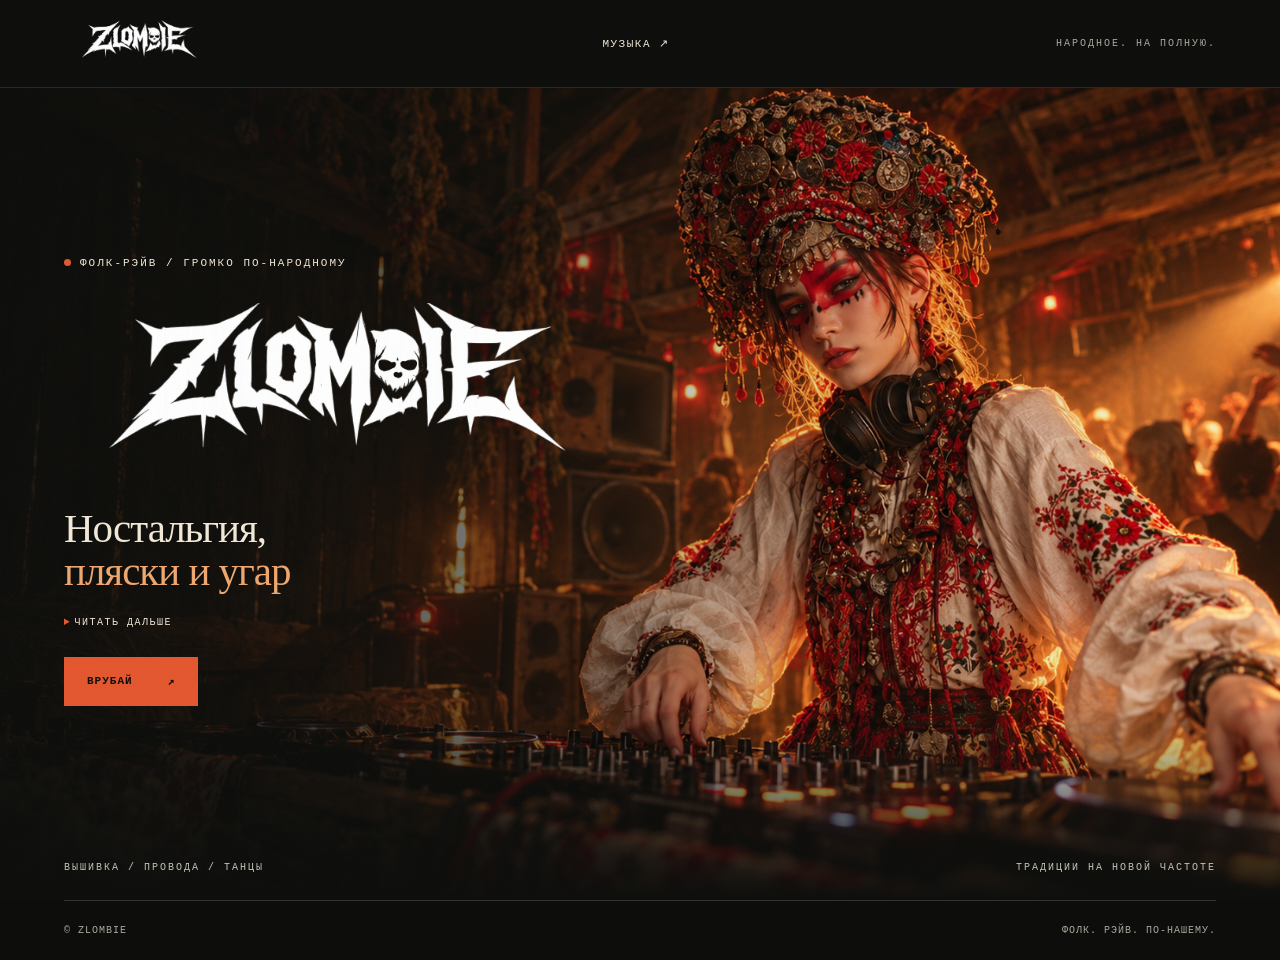
<file: index.html>
<!doctype html><html lang="ru"><head><meta charset="UTF-8"><meta name="viewport" content="width=device-width,initial-scale=1"><meta name="theme-color" content="#0d0e0c"><meta name="description" content="Zlombie — сельский фолк и клубный рэйв. Народные мотивы, мрачная танцевальная музыка и юморные тексты."><title>Zlombie — фолк-рэйв</title><link rel="stylesheet" href="style.css"><link rel="preload" as="image" href="images/folk-rave-dj-v3.png"></head><body class="landing"><div class="grain" aria-hidden="true"></div><header><a class="brand" href="index.html" aria-label="Zlombie — на главную"><img src="images/zlombie-logo.png" alt="Zlombie" width="1536" height="1024"></a><nav aria-label="Навигация"><a href="music.html">Музыка ↗</a></nav><span class="header-note">НАРОДНОЕ. НА ПОЛНУЮ.</span></header><main><section class="hero" aria-label="Zlombie — фолк-рэйв"><img class="hero-photo" src="images/folk-rave-dj-v3.png" alt="Девушка в вышитой рубахе и кокошнике за диджейским пультом в тёплом клубном свете" width="1672" height="941" fetchpriority="high"><div class="hero-content"><div class="eyebrow"><span class="live-dot"></span>Фолк-рэйв / громко по-народному</div><h1 class="sr-only">Zlombie</h1><div class="hero-logo"><img src="images/zlombie-logo.png" alt="" width="1536" height="1024"></div><h2>Ностальгия, <br><em>пляски и угар</em></h2><details class="project-note"><summary>Читать дальше</summary><p>Zlombie — музыкальный проект, где есть всё, к чему нас дико тянет: ностальгические мелодии и мотивы, безудержные танцы и слегка бесстыжий юмор. Сразу оговоримся: музыка тут напрочь и целиком исполнена с помощью ИИ, зато тексты авторских песен — свои, прочувствованные и настоящие.</p></details><div class="hero-actions"><a class="cta" href="music.html">Врубай <span aria-hidden="true">↗</span></a></div></div><div class="hero-footnote"><span>ВЫШИВКА / ПРОВОДА / ТАНЦЫ</span><span>ТРАДИЦИИ НА НОВОЙ ЧАСТОТЕ</span></div></section></main><footer><span>© ZLOMBIE</span><span>ФОЛК. РЭЙВ. ПО-НАШЕМУ.</span></footer></body></html>
</file>
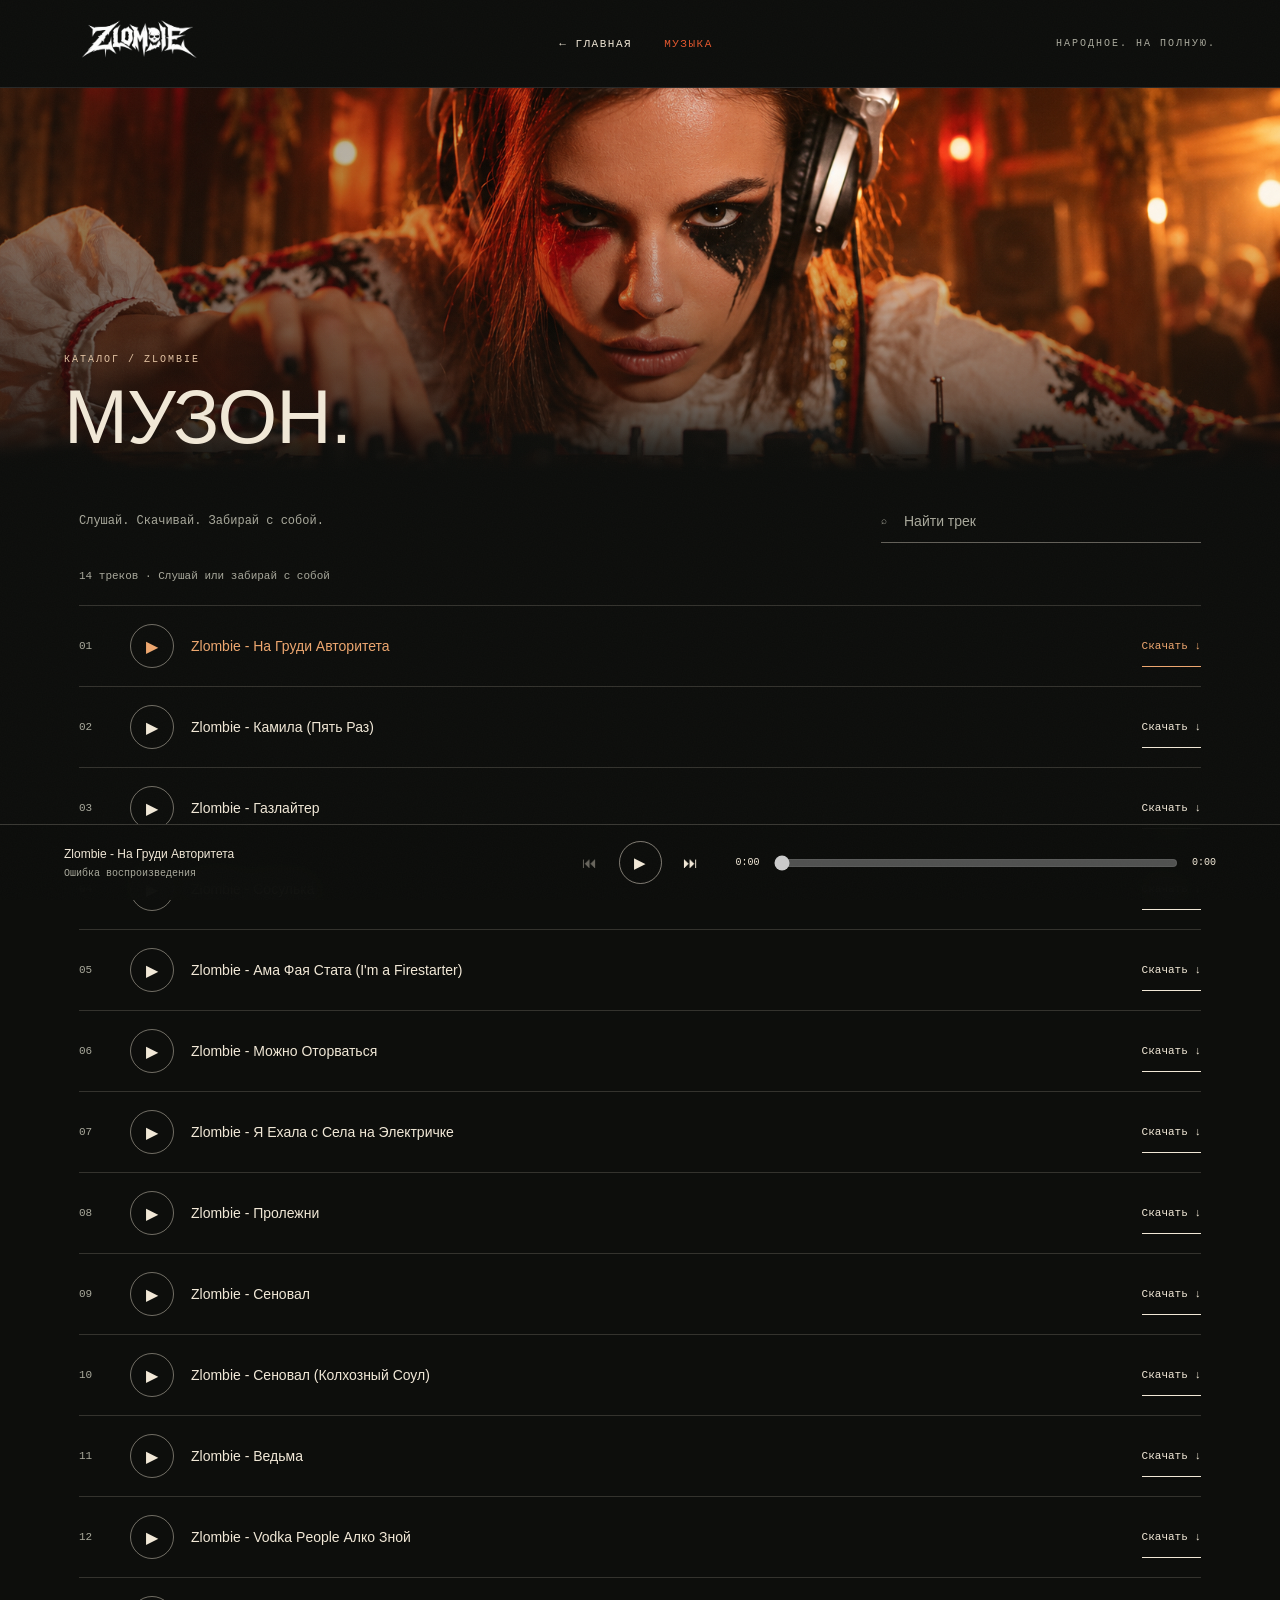
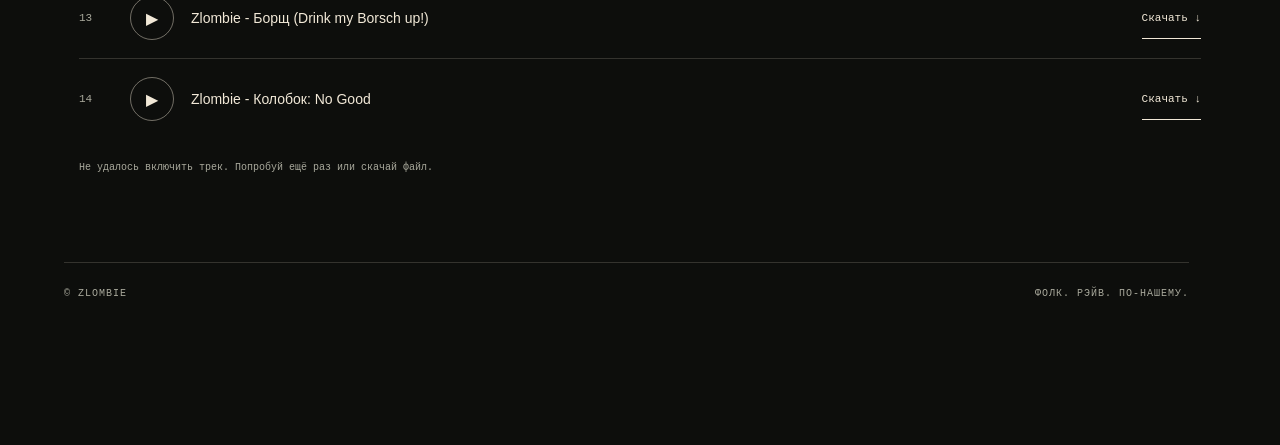
<file: music.html>
<!doctype html><html lang="ru"><head><meta charset="UTF-8"><meta name="viewport" content="width=device-width,initial-scale=1"><meta name="theme-color" content="#0d0e0c"><meta name="description" content="Zlombie — сельский фолк и клубный рэйв. Народные мотивы, мрачная танцевальная музыка и юморные тексты."><title>Музыка — Zlombie</title><link rel="stylesheet" href="style.css"><link rel="preload" as="image" href="images/music-dj-v5.png"></head><body class="catalog"><div class="grain" aria-hidden="true"></div><header><a class="brand" href="index.html" aria-label="Zlombie — на главную"><img src="images/zlombie-logo.png" alt="Zlombie" width="1536" height="1024"></a><nav aria-label="Навигация"><a href="index.html">← Главная</a><a href="music.html" aria-current="page">Музыка</a></nav><span class="header-note">НАРОДНОЕ. НА ПОЛНУЮ.</span></header><main><section class="music-cover" aria-labelledby="catalog-title"><img src="images/music-dj-v5.png" alt="Диджей в вышитой рубахе и наушниках склонилась над пультом в янтарном свете деревенского рэйва" width="1676" height="939" fetchpriority="high"><div class="music-cover-title"><span>Каталог / Zlombie</span><h1 id="catalog-title">МУЗОН.</h1></div></section><section class="music" aria-labelledby="catalog-title"><div class="section-top"><div class="catalog-actions-label">Слушай. Скачивай. Забирай с собой.</div><label class="search"><span aria-hidden="true">⌕</span><span class="sr-only">Поиск по названию трека</span><input id="search" type="search" placeholder="Найти трек" autocomplete="off"></label></div><p class="music-meta" id="count" aria-live="polite"></p><div id="empty" class="empty"><span class="symbol" aria-hidden="true">✳</span><div><h3>Скоро здесь будет музло.</h3><p>Треки Zlombie появятся здесь: каждый можно будет послушать и скачать.</p></div></div><div id="tracks" aria-label="Список треков"></div><p id="no-results" class="hidden" role="status">Ничего не нашлось. Попробуй другое название.</p><p id="notice" class="demo-note" role="status"></p></section></main><footer><span>© ZLOMBIE</span><span>ФОЛК. РЭЙВ. ПО-НАШЕМУ.</span></footer><div class="player" aria-label="Музыкальный плеер"><div class="now"><strong id="title">Zlombie</strong><span id="state" aria-live="polite">Выбери трек</span></div><div class="controls"><button id="prev" aria-label="Предыдущий трек" disabled>⏮</button><button class="main" id="toggle" aria-label="Воспроизвести" disabled>▶</button><button id="next" aria-label="Следующий трек" disabled>⏭</button></div><div class="timeline"><span id="current">0:00</span><input id="seek" type="range" min="0" max="100" value="0" step=".1" aria-label="Позиция воспроизведения" disabled><span id="duration">0:00</span></div></div><audio id="audio" preload="metadata"></audio>
<script>window.ZLOMBIE_ANALYTICS_CONFIG={supabaseUrl:'https://rmswqjoqdadqosvvddrl.supabase.co',anonKey:'PASTE_SUPABASE_ANON_KEY_HERE'};</script><script src="tracks.js"></script><script src="analytics.js"></script><script src="player.js"></script></body></html>
</file>
<file: style.css>
:root{--ink:#0d0e0c;--paper:#f1e8d7;--red:#e3572e;--muted:#a9a99c;--lime:#c79b6f}*{box-sizing:border-box}html{scroll-behavior:smooth;scroll-padding-top:30px}body{margin:0;color:var(--paper);background:var(--ink);font-family:Arial,Helvetica,sans-serif}a{color:inherit;text-decoration:none}button,input{font:inherit}button{cursor:pointer}button:disabled{cursor:default;opacity:.4}a:focus-visible,button:focus-visible,input:focus-visible{outline:3px solid var(--lime);outline-offset:5px}.hidden{display:none!important}.sr-only{position:absolute;width:1px;height:1px;overflow:hidden;clip-path:inset(50%);white-space:nowrap}header{height:88px;display:flex;align-items:center;justify-content:space-between;gap:28px;padding:0 5%;background:#0d0e0c;border-bottom:1px solid #ffffff1c}.brand{width:152px;height:64px;overflow:hidden;display:block}.brand img{width:100%;height:100%;object-fit:cover;mix-blend-mode:screen}nav{display:flex;gap:32px;font:11px monospace;letter-spacing:1.5px;text-transform:uppercase}.header-note{font:10px monospace;color:var(--muted);letter-spacing:2px}.hero{min-height:740px;height:min(850px,calc(100svh - 88px));position:relative;isolation:isolate;overflow:hidden;display:flex;align-items:center;padding:48px 5% 75px}.hero-photo{position:absolute;inset:0;width:100%;height:100%;object-fit:cover;object-position:65% 40%;z-index:-3}.hero::before{content:'';position:absolute;inset:0;z-index:-2;background:linear-gradient(90deg,#0d0e0cf2 0%,#0d0e0cc9 25%,#0d0e0c22 60%,#0d0e0c00 100%),linear-gradient(0deg,#0d0e0c 0%,transparent 24%)}.hero-content{width:48%;max-width:640px}.eyebrow{font:11px monospace;letter-spacing:2px;text-transform:uppercase;line-height:1.6}.live-dot{display:inline-block;width:7px;height:7px;background:var(--red);border-radius:50%;margin-right:9px}.hero-logo{margin:30px -26px 24px;height:180px;overflow:hidden;mix-blend-mode:screen}.hero-logo img{display:block;object-fit:cover;width:100%;height:100%}.hero h2{font:normal clamp(29px,3.2vw,48px)/1.06 Georgia,serif;letter-spacing:-1px;margin:0 0 23px}.hero h2 em{font-style:normal;color:#eea76f}.hero p{color:#d0c9bc;font-size:14px;line-height:1.8;max-width:300px}.hero-actions{display:flex;align-items:center;gap:26px;margin-top:29px}.cta{display:inline-flex;gap:35px;align-items:center;padding:18px 23px;background:var(--red);color:#0d0e0c;font:bold 11px monospace;letter-spacing:1px;text-transform:uppercase;transition:background .2s}.cta:hover{background:#f4a06a}.text-link{font:11px monospace;padding-bottom:6px;border-bottom:1px solid #ffffff60}.hero-footnote{position:absolute;bottom:27px;left:5%;right:5%;display:flex;justify-content:space-between;font:10px monospace;letter-spacing:2px;color:#c8c4b9}.ribbon{border-top:1px solid #fff2;border-bottom:1px solid #fff2;background:#271b14;padding:20px 5%;display:flex;align-items:center;justify-content:space-between;gap:16px;font:11px monospace;letter-spacing:3px}.ribbon i{font-style:normal;color:var(--red);font-size:21px}.music{padding:85px 5% 75px;background:#11130f;color:var(--paper)}.section-top{display:flex;justify-content:space-between;align-items:end;gap:24px;margin-bottom:38px}.section-top span,.kicker{font:10px monospace;text-transform:uppercase;letter-spacing:2px;color:var(--muted)}.section-top h2{font:normal clamp(44px,6vw,80px)/1 Impact,'Arial Narrow',Arial,sans-serif;letter-spacing:-1px;margin:15px 0 0}.upload{background:none;color:var(--paper);border:1px solid #f1e8d75c;padding:14px 18px;font:11px monospace}.upload:hover{color:var(--ink);background:var(--paper)}.empty{display:grid;grid-template-columns:65px 1fr;align-items:center;gap:24px;border-top:1px solid #f1e8d72b;border-bottom:1px solid #f1e8d72b;padding:38px 0}.symbol{font:54px Georgia,serif;color:var(--red)}.empty h3{font:normal 27px Georgia,serif;margin:0 0 11px}.empty p{font-size:13px;line-height:1.9;max-width:550px;color:var(--muted);margin:0}.demo-note{font:10px/1.8 monospace;color:var(--muted);margin-top:20px;max-width:650px}.track{display:grid;grid-template-columns:40px 40px 1fr auto;align-items:center;gap:16px;padding:18px 0;border-top:1px solid #f1e8d72b}.num{font:11px monospace;color:var(--muted)}.play{width:36px;height:36px;border:1px solid #f1e8d770;color:inherit;background:none;border-radius:50%}.track strong{font-size:14px;font-weight:normal;overflow-wrap:anywhere}.track a{font:10px monospace;border-bottom:1px solid;padding-bottom:5px}.track.active{color:#eea76f}.world{padding:70px 5% 90px}.world-intro{display:grid;grid-template-columns:1fr 1fr;gap:55px;align-items:end;margin-bottom:40px}.world h2{font:normal clamp(36px,4.5vw,65px)/1.06 Georgia,serif;letter-spacing:-1.5px;margin:18px 0 0}.world h2 em{color:var(--lime);font-style:normal}.world-intro p{font-size:16px;line-height:1.8;max-width:490px;color:#c6c2b7;margin:0}.photo-story{margin:0;display:grid;grid-template-columns:1.55fr 1fr;background:#211b16}.photo-story img{display:block;width:100%;height:100%;min-height:380px;object-fit:cover;object-position:51% center}.photo-caption{padding:45px 35px;display:flex;flex-direction:column;justify-content:space-between}.photo-caption .big{font:normal clamp(29px,3vw,43px)/1.12 Georgia,serif;margin:25px 0}.photo-caption p{font-size:13px;line-height:1.85;color:#c6c2b7;margin:0;max-width:330px}.small-label{font:10px monospace;color:var(--lime);letter-spacing:2px}.art-story{margin:30px 0 0;display:grid;grid-template-columns:1fr 2fr;gap:35px;align-items:center}.art-story img{display:block;width:100%;height:auto;border:1px solid #fff2}.art-story figcaption{font:normal clamp(24px,2.4vw,35px)/1.3 Georgia,serif}.art-story figcaption span{display:block;font:11px/1.8 monospace;color:var(--muted);margin-top:20px;max-width:250px}.closing{border-top:1px solid #f1e8d72b;padding:55px 0 0;margin-top:60px;display:flex;justify-content:space-between;align-items:end;gap:25px}.closing p{font:normal clamp(28px,4vw,50px)/1.1 Georgia,serif;margin:0;max-width:660px}.closing a{white-space:nowrap}footer{margin:0 5%;padding:25px 0 145px;border-top:1px solid #f1e8d72b;display:flex;justify-content:space-between;font:10px monospace;color:var(--muted);letter-spacing:1px}.player{position:fixed;bottom:0;left:0;right:0;z-index:10;display:grid;grid-template-columns:minmax(130px,1fr) auto minmax(100px,1fr);align-items:center;gap:30px;padding:16px 5%;border-top:1px solid #f1e8d733;background:#0d0e0cf2;backdrop-filter:blur(15px)}.now{overflow:hidden}.now strong{font-size:12px;display:block;overflow:hidden;text-overflow:ellipsis;white-space:nowrap}.now span{font:10px monospace;color:var(--muted);display:block;margin-top:7px}.controls{display:flex;align-items:center;gap:14px}.controls button{border:0;background:none;color:var(--paper);width:30px;height:34px;font-size:15px}.controls .main{border:1px solid #f1e8d780;border-radius:50%;width:43px;height:43px}.timeline{display:flex;align-items:center;gap:12px;font:10px monospace}.timeline input{width:100%;accent-color:var(--red)}.grain{position:fixed;inset:0;z-index:20;pointer-events:none;opacity:.022;background-image:url("data:image/svg+xml,%3Csvg xmlns='http://www.w3.org/2000/svg' width='180' height='180'%3E%3Cfilter id='n'%3E%3CfeTurbulence type='fractalNoise' baseFrequency='.8' numOctaves='3' stitchTiles='stitch'/%3E%3C/filter%3E%3Cpath fill='%23fff' filter='url(%23n)' d='M0 0h180v180H0z'/%3E%3C/svg%3E")}
@media(min-width:1600px){.hero-content{max-width:680px}.hero-logo{height:220px}.hero{height:850px}.hero-photo{object-position:60% 40%}}@media(max-width:900px){.header-note{display:none}.hero-content{width:56%}.hero-logo{margin-left:-15px;margin-right:-15px;height:150px}.photo-caption{padding:30px 24px}.photo-story img{min-height:330px}.photo-caption .big{font-size:31px}.ribbon{letter-spacing:1.5px;font-size:10px}.art-story{grid-template-columns:.8fr 1.5fr;gap:25px}}@media(max-width:600px){header{height:75px}.brand{width:125px;height:57px}nav{gap:20px;font-size:10px;letter-spacing:0}.hero{min-height:850px;height:auto;padding:340px 6% 78px;align-items:end}.hero-photo{object-position:59% top;height:600px}.hero::before{background:linear-gradient(0deg,#0d0e0c 0%,#0d0e0cf5 25%,#0d0e0c70 56%,#0d0e0c00 85%)}.hero-content{width:100%;max-width:440px}.hero-logo{height:130px;margin:10px -8px 16px}.hero h2{font-size:35px;line-height:1.1;margin-bottom:18px}.hero p{font-size:13px;max-width:310px}.hero-actions{gap:23px;margin-top:23px}.eyebrow{font-size:10px;letter-spacing:1.5px}.hero-footnote{font-size:9px;letter-spacing:1px}.hero-footnote span:last-child{display:none}.ribbon{padding:17px 5%;font-size:9px;letter-spacing:1px;gap:8px}.ribbon span:last-child,.ribbon i:last-of-type{display:none}.music{padding-top:55px;padding-bottom:45px}.section-top{align-items:start;gap:13px}.section-top h2{font-size:47px}.section-top span{font-size:9px;letter-spacing:1px}.upload{font-size:10px;padding:12px 10px;max-width:155px}.empty{grid-template-columns:30px 1fr;gap:15px;padding:30px 0}.symbol{font-size:34px}.empty h3{font-size:23px}.empty p{font-size:12px}.world{padding-top:55px;padding-bottom:55px}.world-intro{grid-template-columns:1fr;gap:25px}.world h2{font-size:43px}.world-intro p{font-size:14px}.photo-story{grid-template-columns:1fr}.photo-story img{min-height:0;height:auto}.photo-caption{padding:27px}.photo-caption .big{font-size:33px}.photo-caption p{max-width:none}.art-story{grid-template-columns:1fr;gap:25px;margin-top:42px}.art-story img{grid-row:1}.art-story figcaption{font-size:29px}.art-story figcaption span{max-width:100%;margin-top:12px}.closing{display:block;margin-top:40px;padding-top:30px}.closing p{font-size:30px}.closing a{display:inline-block;margin-top:25px}.player{grid-template-columns:1fr auto;gap:9px;padding:12px 5%}.timeline{grid-column:1/-1}.track{grid-template-columns:23px 35px 1fr auto;gap:8px}.track a{font-size:9px}footer{font-size:8px;gap:20px;padding-bottom:160px}}@media(prefers-reduced-motion:reduce){html{scroll-behavior:auto}*{transition:none!important}}

.landing footer{padding:24px 0}.landing .hero{min-height:690px}.catalog .music{max-width:1250px;margin:auto;min-height:calc(100svh - 340px);background:none;padding-top:65px}.catalog .section-top h1{font:normal clamp(45px,7vw,85px)/1 Impact,'Arial Narrow',Arial,sans-serif;margin:15px 0 0;letter-spacing:-1px}.catalog .section-top{align-items:center}.search{display:flex;align-items:center;gap:13px;border-bottom:1px solid #f1e8d760;width:min(320px,100%);padding:12px 0}.search input{width:100%;min-width:0;border:0;background:none;color:var(--paper);font-size:14px;outline-offset:4px}.search input::placeholder{color:var(--muted)}.catalog .empty{padding:60px 0}.catalog .empty p{max-width:480px}.catalog footer{max-width:1125px;margin:0 auto;padding:25px 0 145px}.catalog .track{grid-template-columns:35px 45px 1fr auto}.catalog .play{height:44px;width:44px}.catalog .track a{padding:14px 0;font-size:11px}.catalog .music-meta{font:11px monospace;color:var(--muted);margin:0 0 23px}.catalog .track strong{line-height:1.5}.catalog #no-results{font-size:14px;color:var(--muted);padding:35px 0}.catalog #notice{min-height:18px}.catalog #notice:empty{display:none}nav a[aria-current=page]{color:var(--red)}.now strong{font-weight:normal}.catalog footer{margin-left:5%;margin-right:5%}@media(max-width:600px){.landing .hero{min-height:820px}.catalog .music{padding-top:42px}.catalog .section-top{display:block;margin-bottom:25px}.search{margin-top:25px;width:100%}.catalog .track{grid-template-columns:20px 44px 1fr auto;gap:9px}.catalog .track strong{font-size:13px}.catalog .track a{font-size:10px}.catalog .empty{padding:35px 0}.catalog .empty h3{font-size:24px}.catalog footer{padding-bottom:160px}.landing footer{padding:20px 0;font-size:9px}.catalog .music-meta{font-size:10px}}

.music-cover{position:relative;isolation:isolate;height:clamp(280px,30vw,410px);overflow:hidden}.music-cover>img{position:absolute;inset:0;z-index:-2;width:100%;height:100%;object-fit:cover;object-position:50% 37%}.music-cover::after{content:"";position:absolute;inset:0;z-index:-1;background:linear-gradient(0deg,#0d0e0c 0%,#0d0e0c88 18%,transparent 64%),linear-gradient(90deg,#0d0e0c80,transparent 65%)}.music-cover-title{position:absolute;left:5%;bottom:17px}.music-cover-title span{font:10px monospace;text-transform:uppercase;letter-spacing:2px;color:#e2c2a2}.music-cover-title h1{font:normal clamp(48px,6vw,80px)/1 Impact,'Arial Narrow',Arial,sans-serif;letter-spacing:-1px;margin:12px 0 0}.catalog .music{padding-top:28px}.catalog .section-top{margin-bottom:27px}.catalog-actions-label{font:12px/1.6 monospace;color:var(--muted);max-width:260px}.catalog .empty{padding:35px 0}.catalog .music{min-height:280px}@media(max-width:600px){.music-cover{height:270px}.music-cover>img{object-position:52% 38%}.music-cover-title h1{font-size:50px}.music-cover-title span{font-size:9px}.catalog .music{padding-top:22px}.catalog .section-top{display:flex;align-items:center;gap:16px;flex-wrap:wrap}.catalog-actions-label{font-size:10px;max-width:none}.catalog .search{margin-top:0;flex:1 1 180px;max-width:320px}.music-cover-title{bottom:16px}.catalog .music-meta{margin-bottom:15px}}

.landing .project-note{margin:0 0 24px;color:var(--paper)}.landing .project-note summary{width:fit-content;font:10px monospace;letter-spacing:1.5px;text-transform:uppercase;cursor:pointer}.landing .project-note summary::marker{color:var(--red)}.landing .project-note p{margin:18px 0 0;font-size:14px;line-height:1.8}@media(max-width:600px){.landing .project-note p{font-size:13px;line-height:1.7}}
</file>
